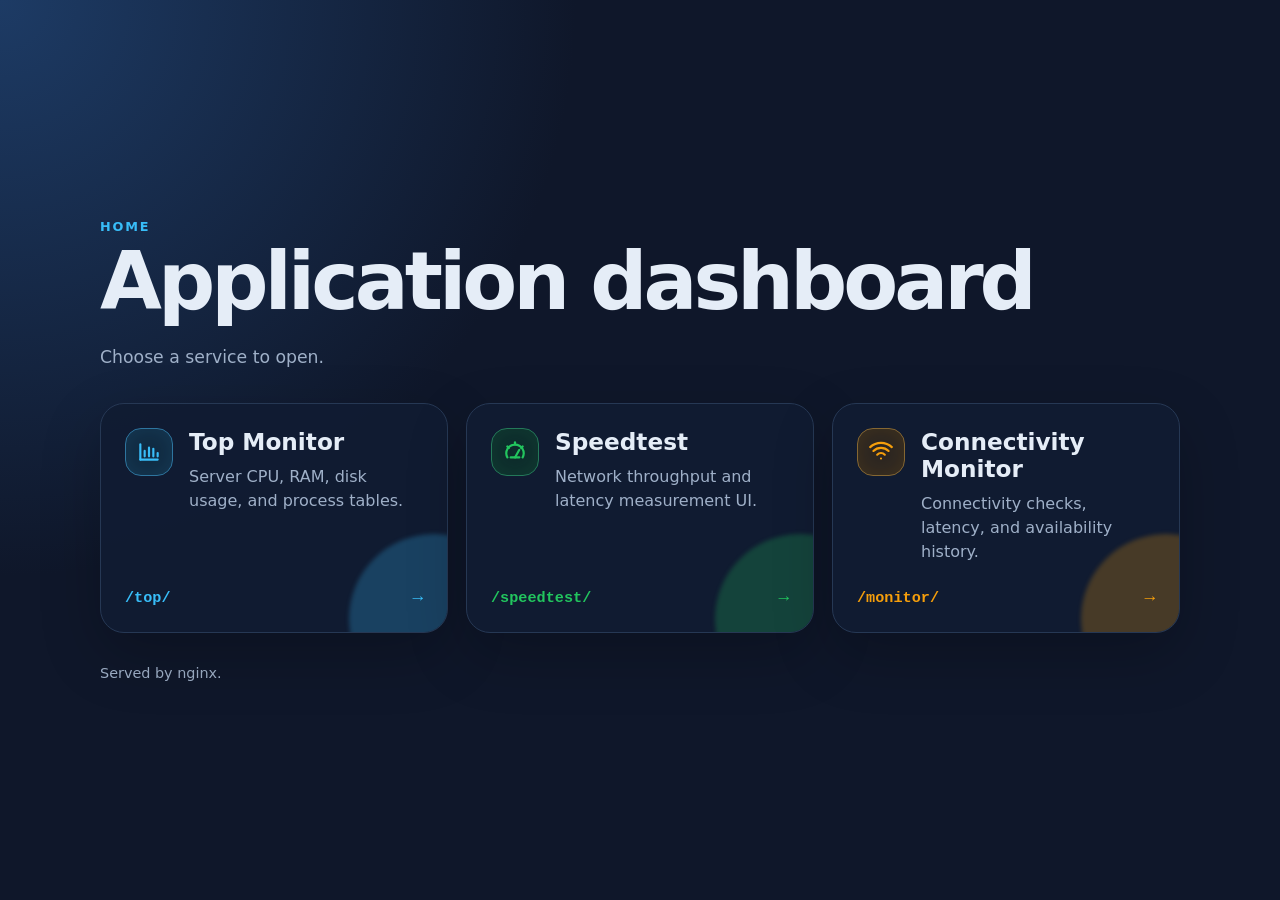
<file: landing/index.html>
<!doctype html>
<html lang="en">
<head>
    <meta charset="utf-8">
    <meta name="viewport" content="width=device-width, initial-scale=1">
    <title>Home</title>
    <link rel="icon" href="favicon.svg" type="image/svg+xml">
    <style>
        :root {
            color-scheme: dark;
            --bg: #0f172a;
            --panel: #111c32;
            --panel-soft: #17233b;
            --text: #e5edf7;
            --muted: #9fb0c8;
            --border: #263854;
            --blue: #38bdf8;
            --green: #22c55e;
            --amber: #f59e0b;
            --shadow: 0 22px 60px rgb(0 0 0 / 0.22);
        }

        * {
            box-sizing: border-box;
        }

        body {
            margin: 0;
            min-height: 100vh;
            background: radial-gradient(circle at top left, #1d3b65 0, var(--bg) 36rem);
            color: var(--text);
            font-family: Inter, ui-sans-serif, system-ui, -apple-system, BlinkMacSystemFont, "Segoe UI", sans-serif;
        }

        main {
            width: min(1080px, calc(100% - 32px));
            min-height: 100vh;
            margin: 0 auto;
            padding: 48px 0;
            display: grid;
            align-content: center;
            gap: 32px;
        }

        .eyebrow {
            margin: 0 0 10px;
            color: var(--blue);
            font-size: 0.8rem;
            font-weight: 800;
            letter-spacing: 0.14em;
            text-transform: uppercase;
        }

        h1,
        p {
            margin: 0;
        }

        h1 {
            font-size: clamp(2.5rem, 8vw, 5rem);
            line-height: 0.95;
            letter-spacing: -0.05em;
        }

        .subtitle {
            max-width: 680px;
            margin-top: 24px;
            color: var(--muted);
            font-size: 1.08rem;
            line-height: 1.6;
        }

        .apps {
            display: grid;
            grid-template-columns: repeat(3, minmax(0, 1fr));
            gap: 18px;
        }

        .card {
            position: relative;
            overflow: hidden;
            min-height: 210px;
            display: flex;
            flex-direction: column;
            justify-content: space-between;
            gap: 24px;
            border: 1px solid var(--border);
            border-radius: 24px;
            background: color-mix(in srgb, var(--panel) 92%, transparent);
            box-shadow: var(--shadow);
            color: var(--text);
            text-decoration: none;
            padding: 24px;
            transition: transform 0.16s ease, border-color 0.16s ease, background 0.16s ease;
        }

        .card::after {
            content: "";
            position: absolute;
            width: 170px;
            height: 170px;
            right: -72px;
            bottom: -72px;
            border-radius: 50%;
            background: color-mix(in srgb, var(--accent) 24%, transparent);
            filter: blur(2px);
        }

        .card:hover,
        .card:focus-visible {
            transform: translateY(-3px);
            border-color: var(--accent);
            background: color-mix(in srgb, var(--panel-soft) 86%, transparent);
            outline: none;
        }

        .card.top {
            --accent: var(--blue);
        }

        .card.speedtest {
            --accent: var(--green);
        }

        .card.monitor {
            --accent: var(--amber);
        }

        .card h2 {
            margin: 0 0 10px;
            font-size: 1.45rem;
        }

        .card-header {
            display: flex;
            align-items: flex-start;
            gap: 16px;
        }

        .app-icon {
            flex: 0 0 auto;
            width: 48px;
            height: 48px;
            display: grid;
            place-items: center;
            border: 1px solid color-mix(in srgb, var(--accent) 46%, var(--border));
            border-radius: 16px;
            background: color-mix(in srgb, var(--accent) 14%, #0b1324);
            color: var(--accent);
            box-shadow: inset 0 0 20px color-mix(in srgb, var(--accent) 10%, transparent);
        }

        .app-icon svg {
            width: 26px;
            height: 26px;
            stroke: currentColor;
            stroke-width: 2;
            stroke-linecap: round;
            stroke-linejoin: round;
            fill: none;
        }

        .card p {
            color: var(--muted);
            line-height: 1.5;
        }

        .path {
            position: relative;
            z-index: 1;
            display: inline-flex;
            align-items: center;
            justify-content: space-between;
            gap: 12px;
            color: var(--accent);
            font-family: ui-monospace, SFMono-Regular, Consolas, "Liberation Mono", monospace;
            font-size: 0.95rem;
            font-weight: 800;
        }

        .path::after {
            content: "→";
            font-family: inherit;
            font-size: 1.1rem;
        }

        footer {
            color: var(--muted);
            font-size: 0.9rem;
        }

        @media (max-width: 820px) {
            main {
                align-content: start;
                padding: 32px 0;
            }

            .apps {
                grid-template-columns: 1fr;
            }

            .card {
                min-height: 170px;
            }
        }
    </style>
</head>
<body>
<main>
    <header>
        <p class="eyebrow">home</p>
        <h1>Application dashboard</h1>
        <p class="subtitle">Choose a service to open.</p>
    </header>

    <section class="apps" aria-label="Applications">
        <a class="card top" href="/top/">
            <div class="card-header">
                <span class="app-icon" aria-hidden="true">
                    <svg viewBox="0 0 24 24">
                        <path d="M4 19V5"></path>
                        <path d="M4 19h16"></path>
                        <path d="M8 16v-5"></path>
                        <path d="M12 16V8"></path>
                        <path d="M16 16v-7"></path>
                        <path d="M20 16v-3"></path>
                    </svg>
                </span>
                <div>
                    <h2>Top Monitor</h2>
                    <p>Server CPU, RAM, disk usage, and process tables.</p>
                </div>
            </div>
            <span class="path">/top/</span>
        </a>

        <a class="card speedtest" href="/speedtest/">
            <div class="card-header">
                <span class="app-icon" aria-hidden="true">
                    <svg viewBox="0 0 24 24">
                        <path d="M5 17a8 8 0 1 1 14 0"></path>
                        <path d="M12 17l4-7"></path>
                        <path d="M8 17h8"></path>
                        <path d="M12 3v2"></path>
                        <path d="M4.9 6.9l1.4 1.4"></path>
                        <path d="M19.1 6.9l-1.4 1.4"></path>
                    </svg>
                </span>
                <div>
                    <h2>Speedtest</h2>
                    <p>Network throughput and latency measurement UI.</p>
                </div>
            </div>
            <span class="path">/speedtest/</span>
        </a>

        <a class="card monitor" href="/monitor/">
            <div class="card-header">
                <span class="app-icon" aria-hidden="true">
                    <svg viewBox="0 0 24 24">
                        <path d="M12 18h.01"></path>
                        <path d="M8.5 14.5a5 5 0 0 1 7 0"></path>
                        <path d="M5 11a10 10 0 0 1 14 0"></path>
                        <path d="M2 7.5a14.5 14.5 0 0 1 20 0"></path>
                    </svg>
                </span>
                <div>
                    <h2>Connectivity Monitor</h2>
                    <p>Connectivity checks, latency, and availability history.</p>
                </div>
            </div>
            <span class="path">/monitor/</span>
        </a>
    </section>

    <footer>Served by nginx.</footer>
</main>
</body>
</html>
</file>
